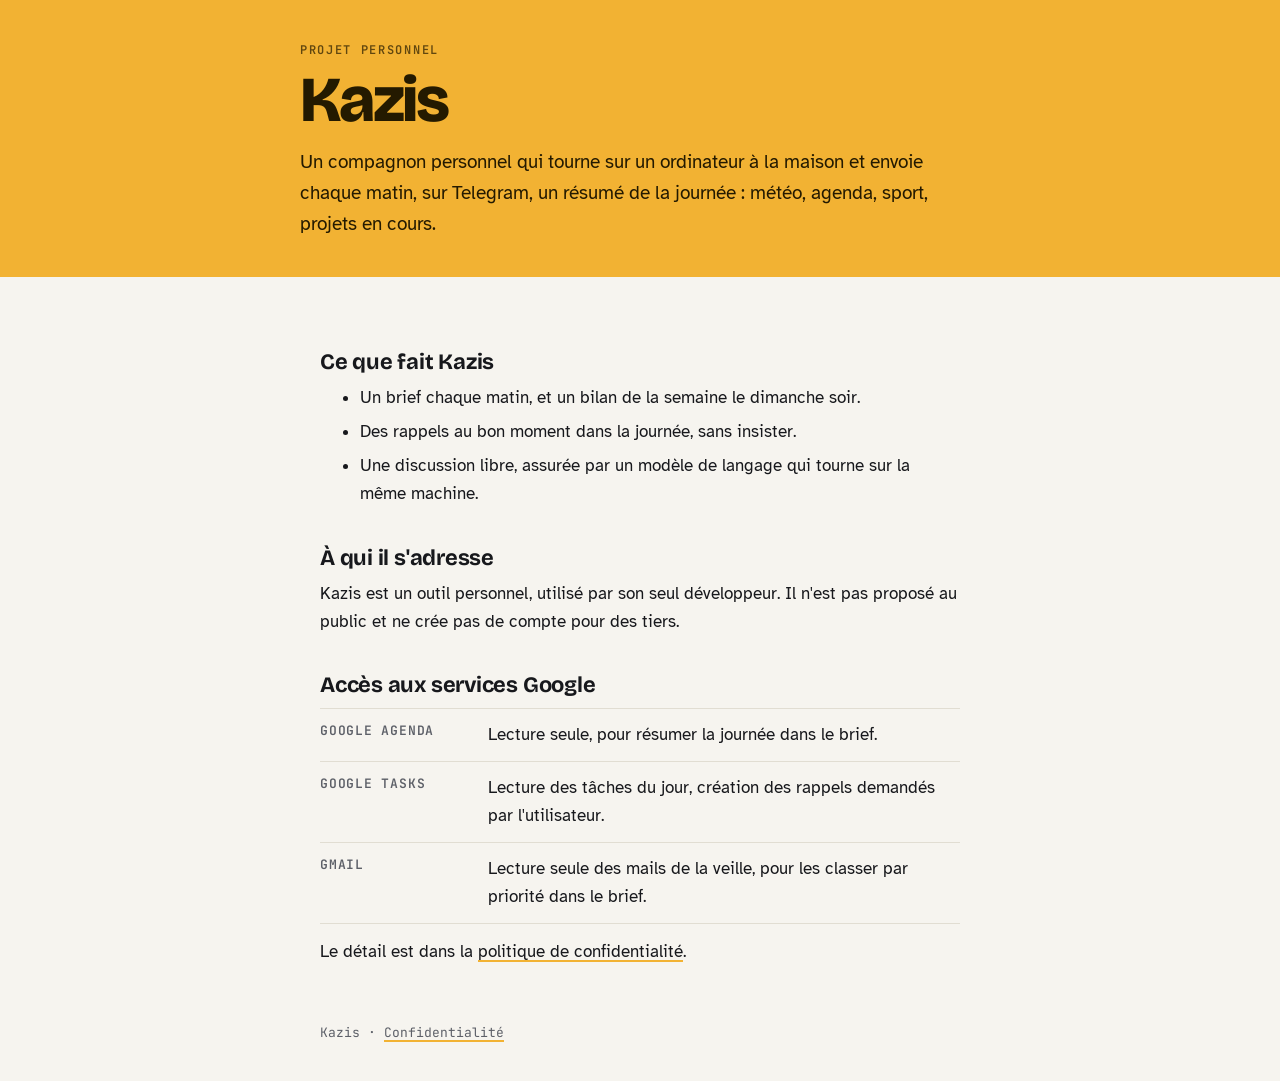
<file: index.html>
<!doctype html>
<html lang="fr">
<head>
<meta charset="utf-8">
<meta name="viewport" content="width=device-width, initial-scale=1">
<title>Kazis</title>
<meta name="description" content="Kazis, un compagnon personnel qui prépare chaque matin un résumé de la journée de son utilisateur.">
<link rel="preconnect" href="https://fonts.googleapis.com">
<link rel="preconnect" href="https://fonts.gstatic.com" crossorigin>
<link rel="stylesheet" href="https://fonts.googleapis.com/css2?family=Atkinson+Hyperlegible:wght@400;700&family=Bricolage+Grotesque:opsz,wght@12..96,700..800&family=JetBrains+Mono:wght@400;600&display=swap">
<link rel="stylesheet" href="style.css">
</head>
<body>
<header class="band">
  <div class="band-inner">
    <p class="eyebrow">Projet personnel</p>
    <h1>Kazis</h1>
    <p class="lede">Un compagnon personnel qui tourne sur un ordinateur à la maison et envoie chaque matin, sur Telegram, un résumé de la journée : météo, agenda, sport, projets en cours.</p>
  </div>
</header>
<main>
  <h2>Ce que fait Kazis</h2>
  <ul>
    <li>Un brief chaque matin, et un bilan de la semaine le dimanche soir.</li>
    <li>Des rappels au bon moment dans la journée, sans insister.</li>
    <li>Une discussion libre, assurée par un modèle de langage qui tourne sur la même machine.</li>
  </ul>

  <h2>À qui il s'adresse</h2>
  <p>Kazis est un outil personnel, utilisé par son seul développeur. Il n'est pas proposé au public et ne crée pas de compte pour des tiers.</p>

  <h2>Accès aux services Google</h2>
  <ul class="facts">
    <li><b>Google Agenda</b><span>Lecture seule, pour résumer la journée dans le brief.</span></li>
    <li><b>Google Tasks</b><span>Lecture des tâches du jour, création des rappels demandés par l'utilisateur.</span></li>
    <li><b>Gmail</b><span>Lecture seule des mails de la veille, pour les classer par priorité dans le brief.</span></li>
  </ul>
  <p>Le détail est dans la <a href="confidentialite.html">politique de confidentialité</a>.</p>
</main>
<footer>Kazis · <a href="confidentialite.html">Confidentialité</a></footer>
</body>
</html>
</file>
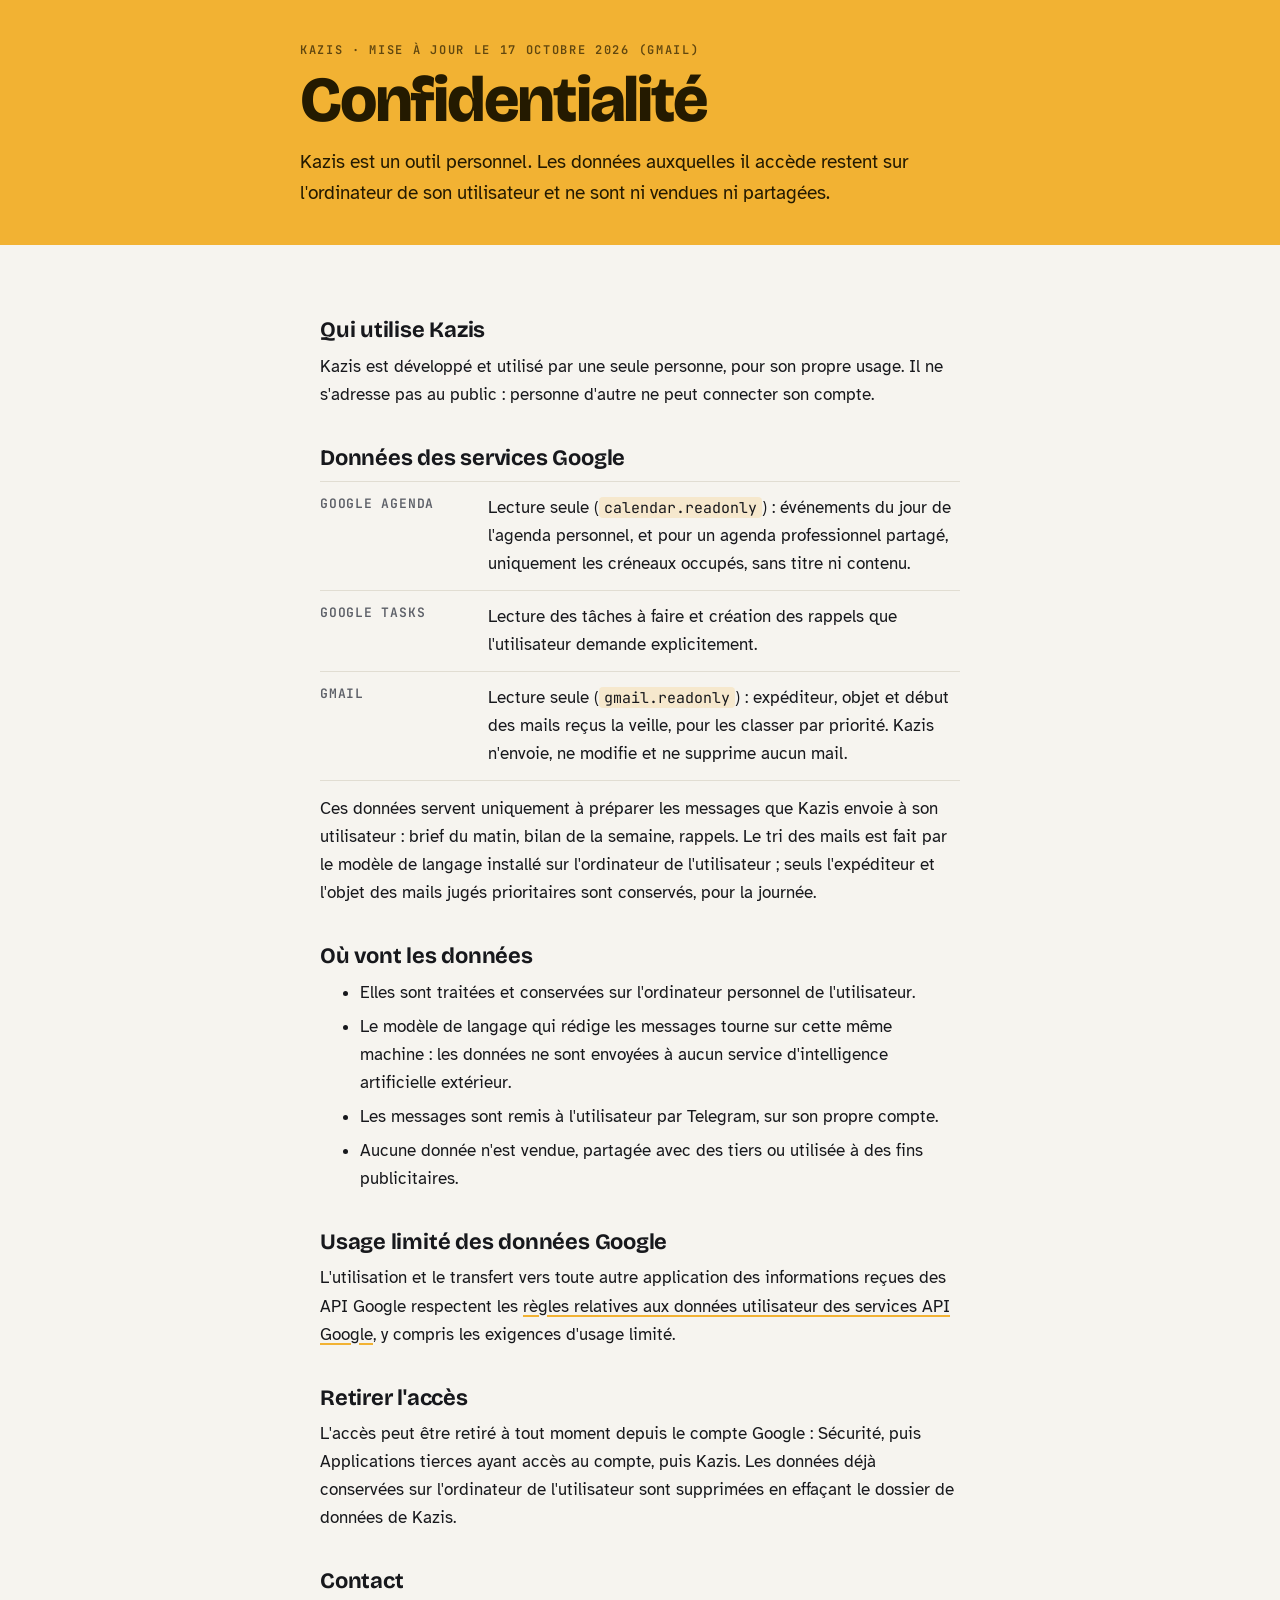
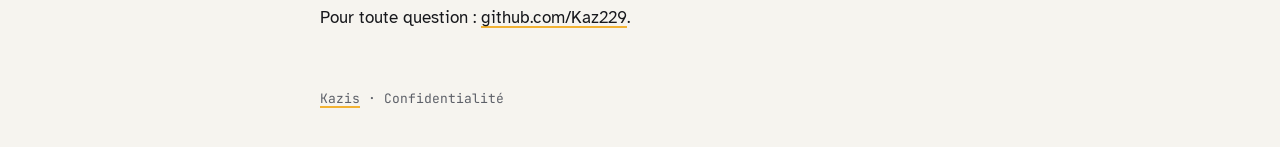
<file: confidentialite.html>
<!doctype html>
<html lang="fr">
<head>
<meta charset="utf-8">
<meta name="viewport" content="width=device-width, initial-scale=1">
<title>Confidentialité de Kazis</title>
<meta name="description" content="Comment Kazis utilise et protège les données auxquelles il accède.">
<link rel="preconnect" href="https://fonts.googleapis.com">
<link rel="preconnect" href="https://fonts.gstatic.com" crossorigin>
<link rel="stylesheet" href="https://fonts.googleapis.com/css2?family=Atkinson+Hyperlegible:wght@400;700&family=Bricolage+Grotesque:opsz,wght@12..96,700..800&family=JetBrains+Mono:wght@400;600&display=swap">
<link rel="stylesheet" href="style.css">
</head>
<body>
<header class="band">
  <div class="band-inner">
    <p class="eyebrow"><a href="./">Kazis</a> · Mise à jour le 17 octobre 2026 (Gmail)</p>
    <h1>Confidentialité</h1>
    <p class="lede">Kazis est un outil personnel. Les données auxquelles il accède restent sur l'ordinateur de son utilisateur et ne sont ni vendues ni partagées.</p>
  </div>
</header>
<main>
  <h2>Qui utilise Kazis</h2>
  <p>Kazis est développé et utilisé par une seule personne, pour son propre usage. Il ne s'adresse pas au public : personne d'autre ne peut connecter son compte.</p>

  <h2>Données des services Google</h2>
  <ul class="facts">
    <li><b>Google Agenda</b><span>Lecture seule (<code>calendar.readonly</code>) : événements du jour de l'agenda personnel, et pour un agenda professionnel partagé, uniquement les créneaux occupés, sans titre ni contenu.</span></li>
    <li><b>Google Tasks</b><span>Lecture des tâches à faire et création des rappels que l'utilisateur demande explicitement.</span></li>
    <li><b>Gmail</b><span>Lecture seule (<code>gmail.readonly</code>) : expéditeur, objet et début des mails reçus la veille, pour les classer par priorité. Kazis n'envoie, ne modifie et ne supprime aucun mail.</span></li>
  </ul>
  <p>Ces données servent uniquement à préparer les messages que Kazis envoie à son utilisateur : brief du matin, bilan de la semaine, rappels. Le tri des mails est fait par le modèle de langage installé sur l'ordinateur de l'utilisateur ; seuls l'expéditeur et l'objet des mails jugés prioritaires sont conservés, pour la journée.</p>

  <h2>Où vont les données</h2>
  <ul>
    <li>Elles sont traitées et conservées sur l'ordinateur personnel de l'utilisateur.</li>
    <li>Le modèle de langage qui rédige les messages tourne sur cette même machine : les données ne sont envoyées à aucun service d'intelligence artificielle extérieur.</li>
    <li>Les messages sont remis à l'utilisateur par Telegram, sur son propre compte.</li>
    <li>Aucune donnée n'est vendue, partagée avec des tiers ou utilisée à des fins publicitaires.</li>
  </ul>

  <h2>Usage limité des données Google</h2>
  <p>L'utilisation et le transfert vers toute autre application des informations reçues des API Google respectent les <a href="https://developers.google.com/terms/api-services-user-data-policy">règles relatives aux données utilisateur des services API Google</a>, y compris les exigences d'usage limité.</p>

  <h2>Retirer l'accès</h2>
  <p>L'accès peut être retiré à tout moment depuis le compte Google : Sécurité, puis Applications tierces ayant accès au compte, puis Kazis. Les données déjà conservées sur l'ordinateur de l'utilisateur sont supprimées en effaçant le dossier de données de Kazis.</p>

  <h2>Contact</h2>
  <p>Pour toute question : <a href="https://github.com/Kaz229">github.com/Kaz229</a>.</p>
</main>
<footer><a href="./">Kazis</a> · Confidentialité</footer>
</body>
</html>
</file>
<file: style.css>
/* Kazis : la moutarde du bandeau de la page d'état, une colonne de lecture, rien d'autre. */
:root {
  --paper: #f6f4ef; --ink: #17181c; --ink-2: #5d6068; --rule: #e1ddd2;
  --mustard: #f2b233; --on-mustard: #241a00;
  --display: "Bricolage Grotesque", "Avenir Next", "Segoe UI", sans-serif;
  --body: "Atkinson Hyperlegible", "Segoe UI", system-ui, sans-serif;
  --mono: "JetBrains Mono", "SF Mono", Consolas, monospace;
  color-scheme: light;
}
@media (prefers-color-scheme: dark) {
  :root { --paper: #131418; --ink: #edeef0; --ink-2: #9aa0ab; --rule: #2a2e36; color-scheme: dark; }
}
* { box-sizing: border-box; }
body { margin: 0; background: var(--paper); color: var(--ink); font: 17px/1.65 var(--body); }
.band { background: var(--mustard); color: var(--on-mustard); padding-inline: 20px; padding-block: 44px 36px; }
.band-inner, main, footer { max-width: 680px; margin: 0 auto; }
.eyebrow { font: 600 12px/1 var(--mono); letter-spacing: .14em; text-transform: uppercase; opacity: .7; margin: 0 0 14px; }
h1 { font: 800 clamp(40px, 9vw, 64px)/.95 var(--display); letter-spacing: -.035em; margin: 0; text-wrap: balance; }
.lede { font-size: 19px; margin: 16px 0 0; max-width: 34em; }
main { padding-inline: 20px; padding-block: 36px 20px; }
h2 { font: 700 22px/1.25 var(--display); letter-spacing: -.01em; margin: 36px 0 8px; text-wrap: balance; }
p, ul { margin: 0 0 14px; max-width: 65ch; }
li { margin-bottom: 6px; }
a { color: inherit; text-decoration-thickness: 2px; text-decoration-color: var(--mustard); text-underline-offset: 3px; }
a:focus-visible { outline: 2px solid var(--mustard); outline-offset: 3px; }
code { font: .88em var(--mono); background: color-mix(in srgb, var(--mustard) 18%, transparent); padding: 1px 5px; border-radius: 4px; }
.facts { list-style: none; padding: 0; display: grid; gap: 0; border-top: 1px solid var(--rule); }
.facts li { display: grid; grid-template-columns: 9.5rem minmax(0, 1fr); gap: 16px; padding: 12px 0; margin: 0;
  border-bottom: 1px solid var(--rule); }
.facts b { font: 600 13px/1.6 var(--mono); color: var(--ink-2); text-transform: uppercase; letter-spacing: .06em; }
footer { padding-inline: 20px; padding-block: 24px 40px; color: var(--ink-2); font: 13px var(--mono); }
@media (max-width: 520px) { .facts li { grid-template-columns: minmax(0, 1fr); gap: 2px; } }
</file>
